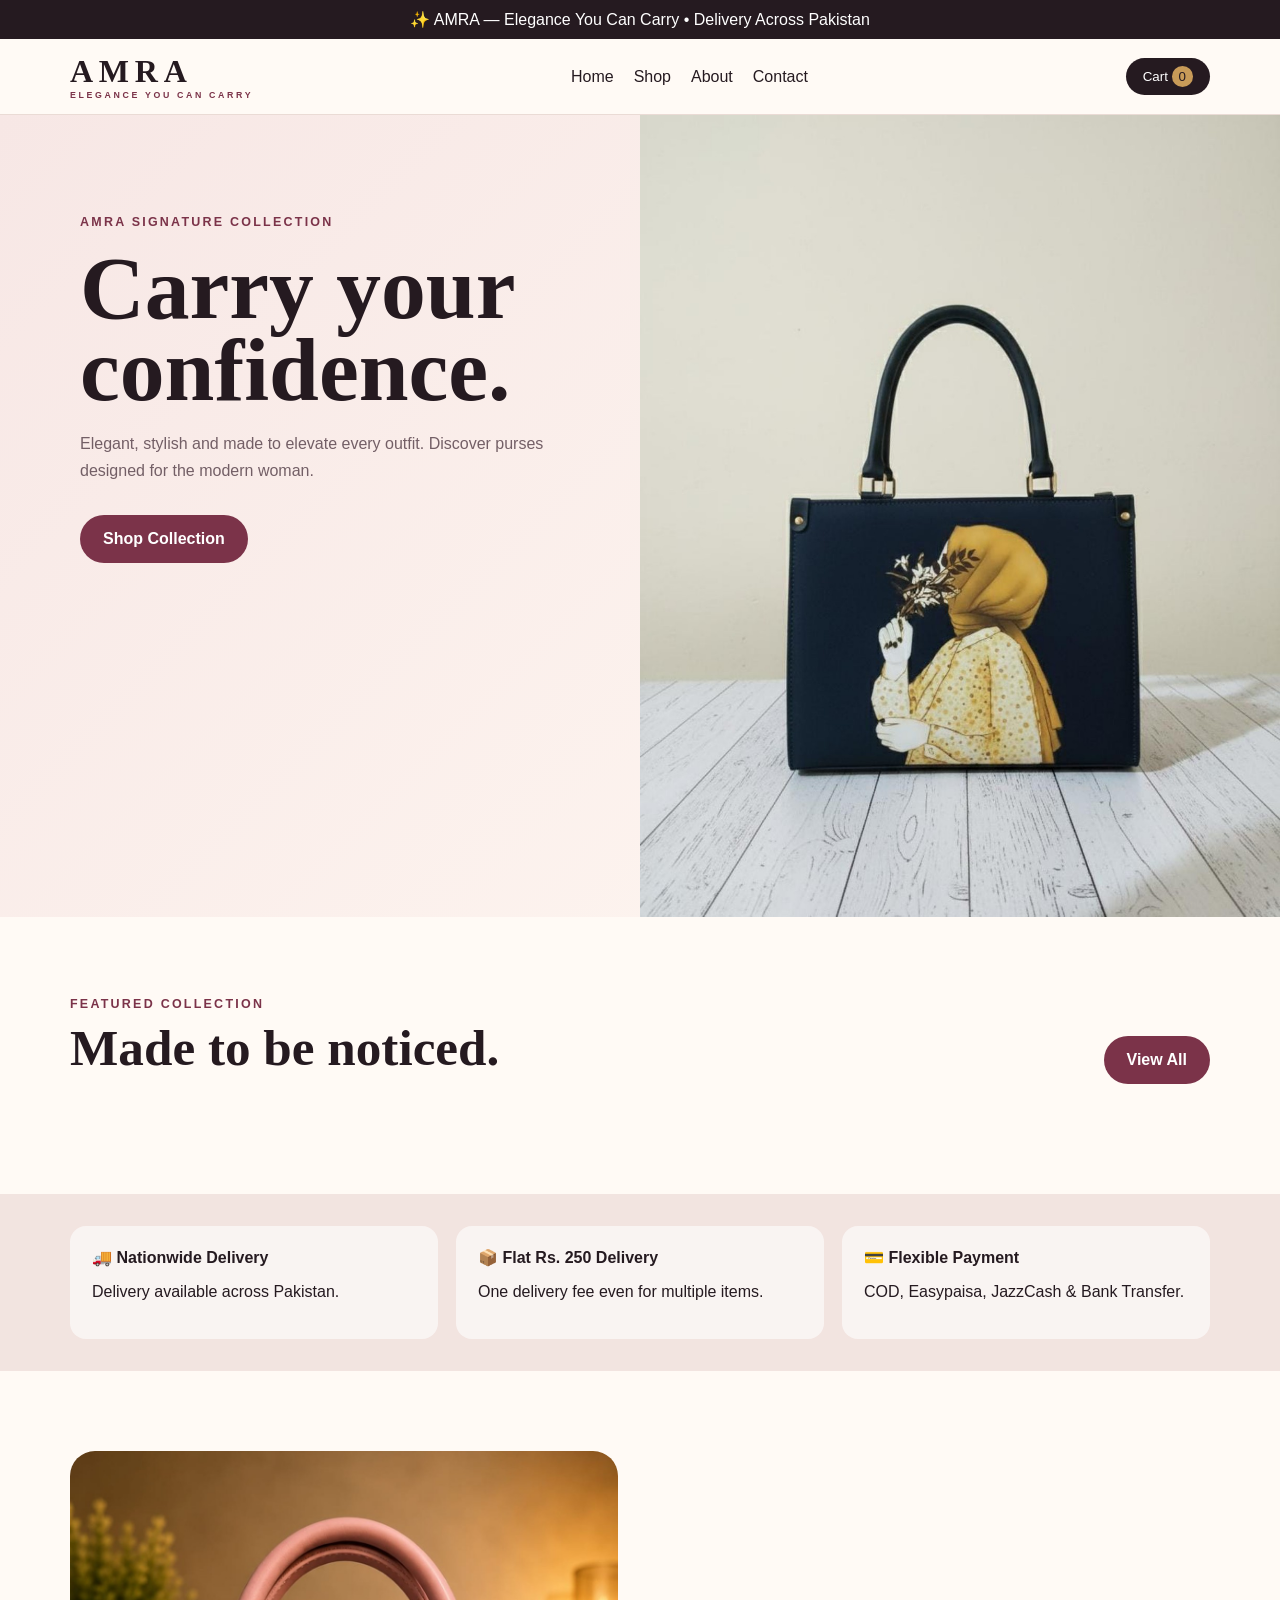
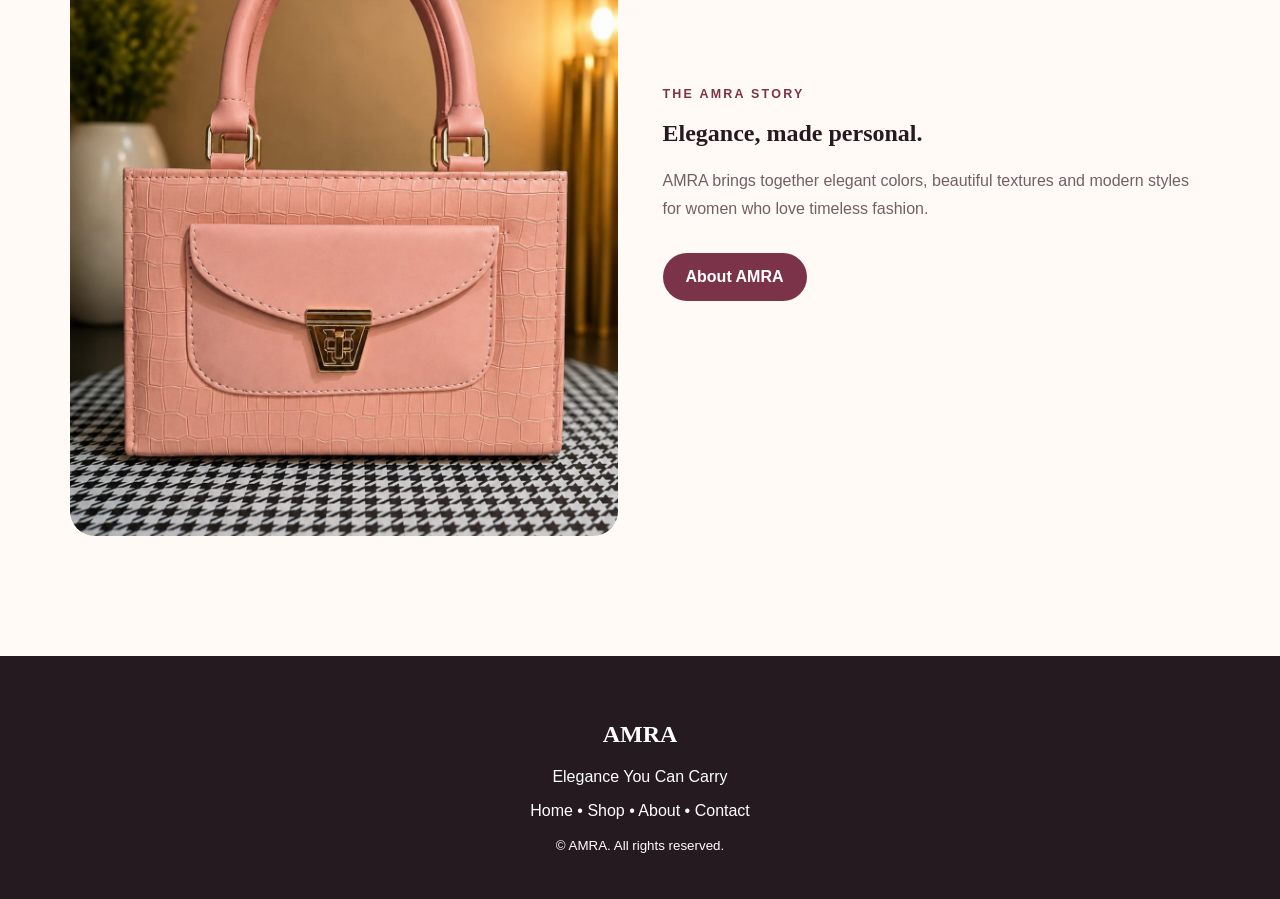
<file: index.html>
<!doctype html><html><head><meta charset="utf-8"><meta name="viewport" content="width=device-width,initial-scale=1"><title>AMRA | Elegance You Can Carry</title><link rel="stylesheet" href="style.css"></head><body><div class="topbar">✨ AMRA — Elegance You Can Carry • Delivery Across Pakistan</div><nav class="nav"><div class="nav-in"><a class="brand" href="index.html">AMRA<small>ELEGANCE YOU CAN CARRY</small></a><div class="links"><a href="index.html">Home</a><a href="shop.html">Shop</a><a href="about.html">About</a><a href="contact.html">Contact</a></div><button class="cart" onclick="openCart()">Cart <span class="badge">0</span></button></div></nav><div id="overlay" class="overlay" onclick="closeCart()"></div><aside id="drawer" class="drawer"><div class="dhead"><h2>Your Cart</h2><button class="close" onclick="closeCart()">×</button></div><div id="items" class="items"></div><div class="foot"><div><span>Subtotal</span><b id="sub">Rs. 0</b></div><div><span>Delivery</span><b id="del">Rs. 0</b></div><div><b>Total</b><b id="total">Rs. 0</b></div><button class="order" onclick="order()">Place Order</button></div></aside><div id="modal" class="modal"><div class="modalbox"><button class="close" style="float:right" onclick="closeModal()">×</button><h2>Place Your Order</h2><p class="muted">Your order is sent directly to AMRA for confirmation.</p><form id="form" action="https://formsubmit.co/ajax/raathafzaal@gmail.com" method="POST"><input type="hidden" name="_subject" value="New AMRA Website Order"><input type="hidden" name="_captcha" value="false"><input type="hidden" id="details" name="Order Details"><input type="hidden" id="ototal" name="Order Total"><div class="form"><input required name="Customer Name" placeholder="Full name"><input required name="Phone Number" placeholder="Phone number"><textarea class="full" required name="Delivery Address" placeholder="Complete delivery address"></textarea><input required name="City" placeholder="City"><select required name="Payment Method"><option value="">Payment method</option><option>Cash on Delivery</option><option>Easypaisa</option><option>JazzCash</option><option>Bank Transfer</option></select></div><button class="order" type="submit">Send Order</button></form></div></div><div id="toast" class="toast"></div><section class="hero"><div class="copy"><div class="ey">AMRA Signature Collection</div><h1>Carry your<br>confidence.</h1><p>Elegant, stylish and made to elevate every outfit. Discover purses designed for the modern woman.</p><a class="btn" href="shop.html">Shop Collection</a></div><img src="golden-girl-art-tote.jpg"></section><section class="section"><div class="container"><div class="head"><div><div class="ey">Featured Collection</div><h2>Made to be noticed.</h2></div><a class="btn" href="shop.html">View All</a></div><div id="featured" class="grid"></div></div></section><section class="features"><div class="features-in"><div class="feature"><b>🚚 Nationwide Delivery</b><p>Delivery available across Pakistan.</p></div><div class="feature"><b>📦 Flat Rs. 250 Delivery</b><p>One delivery fee even for multiple items.</p></div><div class="feature"><b>💳 Flexible Payment</b><p>COD, Easypaisa, JazzCash & Bank Transfer.</p></div></div></section><section class="section"><div class="container story"><img src="blush-croc-handbag.jpg"><div><div class="ey">The AMRA Story</div><h2>Elegance, made personal.</h2><p class="muted">AMRA brings together elegant colors, beautiful textures and modern styles for women who love timeless fashion.</p><a class="btn" href="about.html">About AMRA</a></div></div></section><script>document.addEventListener('DOMContentLoaded',()=>products('featured',4))</script><footer><h2>AMRA</h2><p>Elegance You Can Carry</p><p><a href="index.html">Home</a> • <a href="shop.html">Shop</a> • <a href="about.html">About</a> • <a href="contact.html">Contact</a></p><small>© AMRA. All rights reserved.</small></footer><script src="script.js"></script></body></html>
</file>
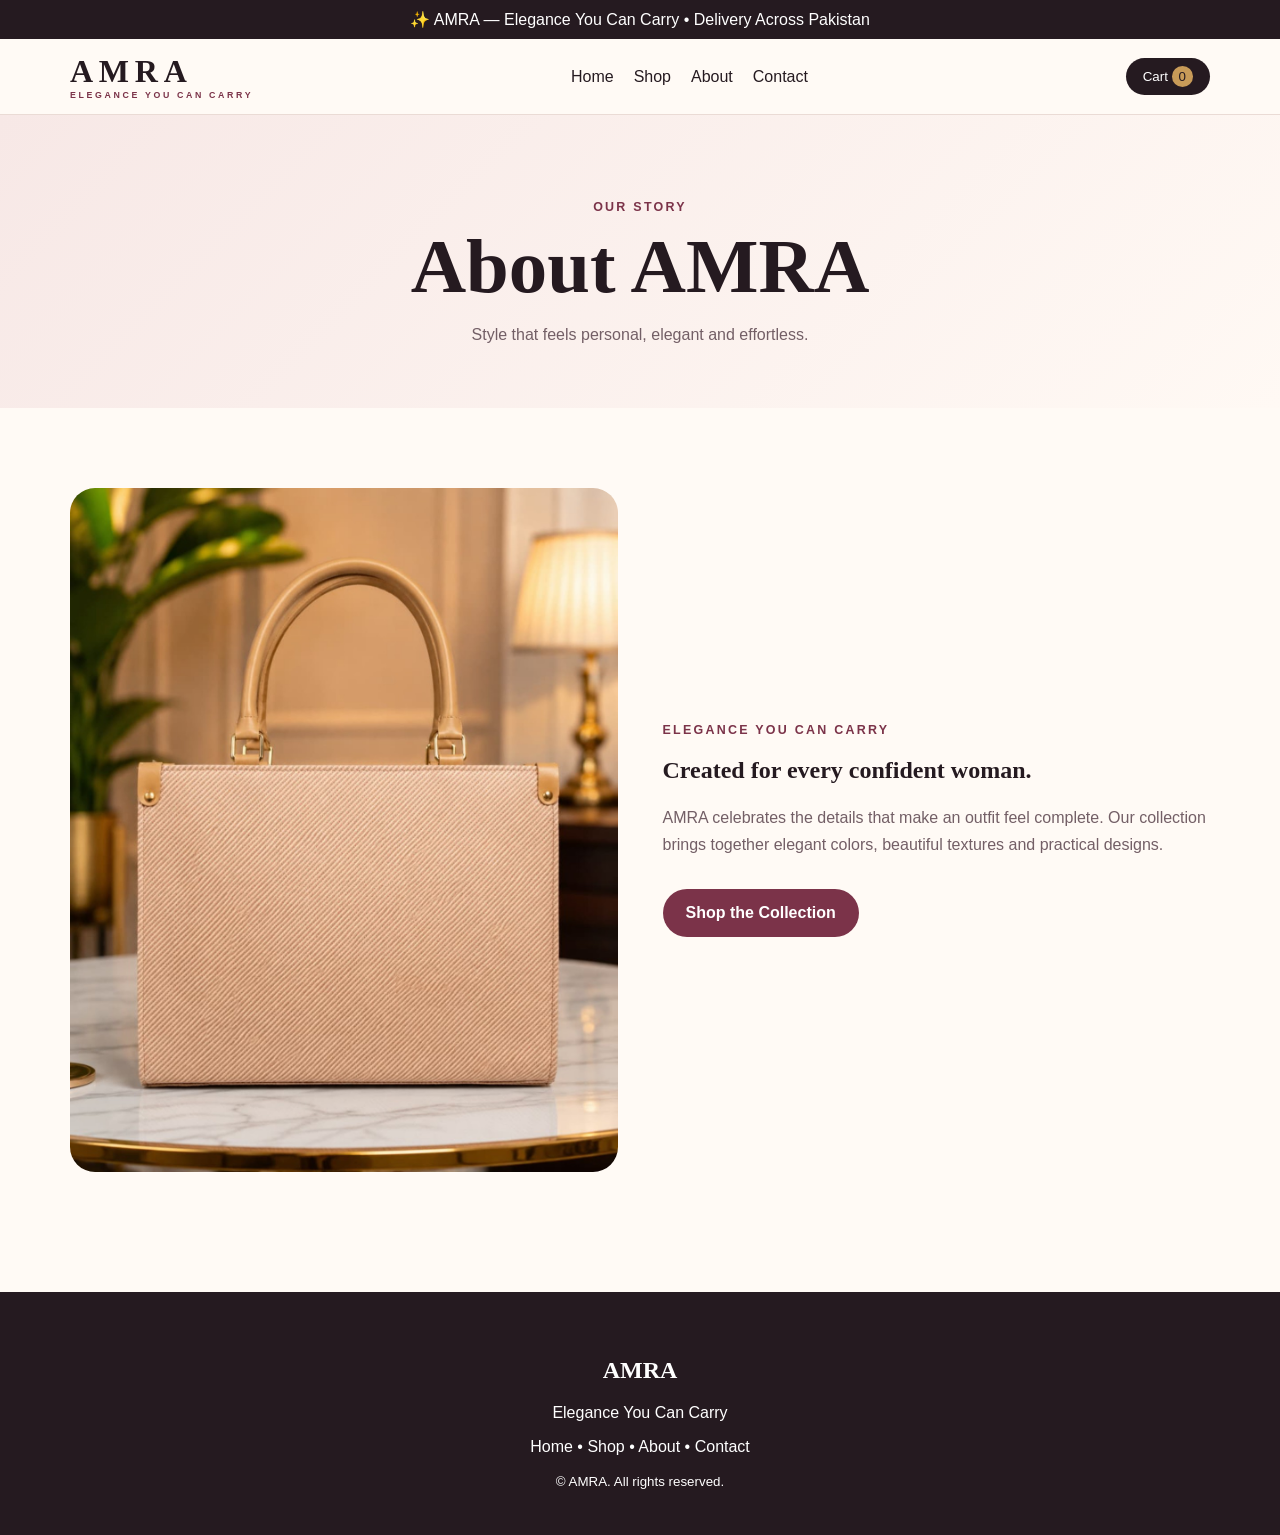
<file: about.html>
<!doctype html><html><head><meta charset="utf-8"><meta name="viewport" content="width=device-width,initial-scale=1"><title>About | AMRA</title><link rel="stylesheet" href="style.css"></head><body><div class="topbar">✨ AMRA — Elegance You Can Carry • Delivery Across Pakistan</div><nav class="nav"><div class="nav-in"><a class="brand" href="index.html">AMRA<small>ELEGANCE YOU CAN CARRY</small></a><div class="links"><a href="index.html">Home</a><a href="shop.html">Shop</a><a href="about.html">About</a><a href="contact.html">Contact</a></div><button class="cart" onclick="openCart()">Cart <span class="badge">0</span></button></div></nav><div id="overlay" class="overlay" onclick="closeCart()"></div><aside id="drawer" class="drawer"><div class="dhead"><h2>Your Cart</h2><button class="close" onclick="closeCart()">×</button></div><div id="items" class="items"></div><div class="foot"><div><span>Subtotal</span><b id="sub">Rs. 0</b></div><div><span>Delivery</span><b id="del">Rs. 0</b></div><div><b>Total</b><b id="total">Rs. 0</b></div><button class="order" onclick="order()">Place Order</button></div></aside><div id="modal" class="modal"><div class="modalbox"><button class="close" style="float:right" onclick="closeModal()">×</button><h2>Place Your Order</h2><p class="muted">Your order is sent directly to AMRA for confirmation.</p><form id="form" action="https://formsubmit.co/ajax/raathafzaal@gmail.com" method="POST"><input type="hidden" name="_subject" value="New AMRA Website Order"><input type="hidden" name="_captcha" value="false"><input type="hidden" id="details" name="Order Details"><input type="hidden" id="ototal" name="Order Total"><div class="form"><input required name="Customer Name" placeholder="Full name"><input required name="Phone Number" placeholder="Phone number"><textarea class="full" required name="Delivery Address" placeholder="Complete delivery address"></textarea><input required name="City" placeholder="City"><select required name="Payment Method"><option value="">Payment method</option><option>Cash on Delivery</option><option>Easypaisa</option><option>JazzCash</option><option>Bank Transfer</option></select></div><button class="order" type="submit">Send Order</button></form></div></div><div id="toast" class="toast"></div><section class="page"><div class="ey">Our Story</div><h1>About AMRA</h1><p>Style that feels personal, elegant and effortless.</p></section><section class="section"><div class="container story"><img src="nude-elegance-tote.jpg"><div><div class="ey">Elegance You Can Carry</div><h2>Created for every confident woman.</h2><p class="muted">AMRA celebrates the details that make an outfit feel complete. Our collection brings together elegant colors, beautiful textures and practical designs.</p><a class="btn" href="shop.html">Shop the Collection</a></div></div></section><footer><h2>AMRA</h2><p>Elegance You Can Carry</p><p><a href="index.html">Home</a> • <a href="shop.html">Shop</a> • <a href="about.html">About</a> • <a href="contact.html">Contact</a></p><small>© AMRA. All rights reserved.</small></footer><script src="script.js"></script></body></html>
</file>
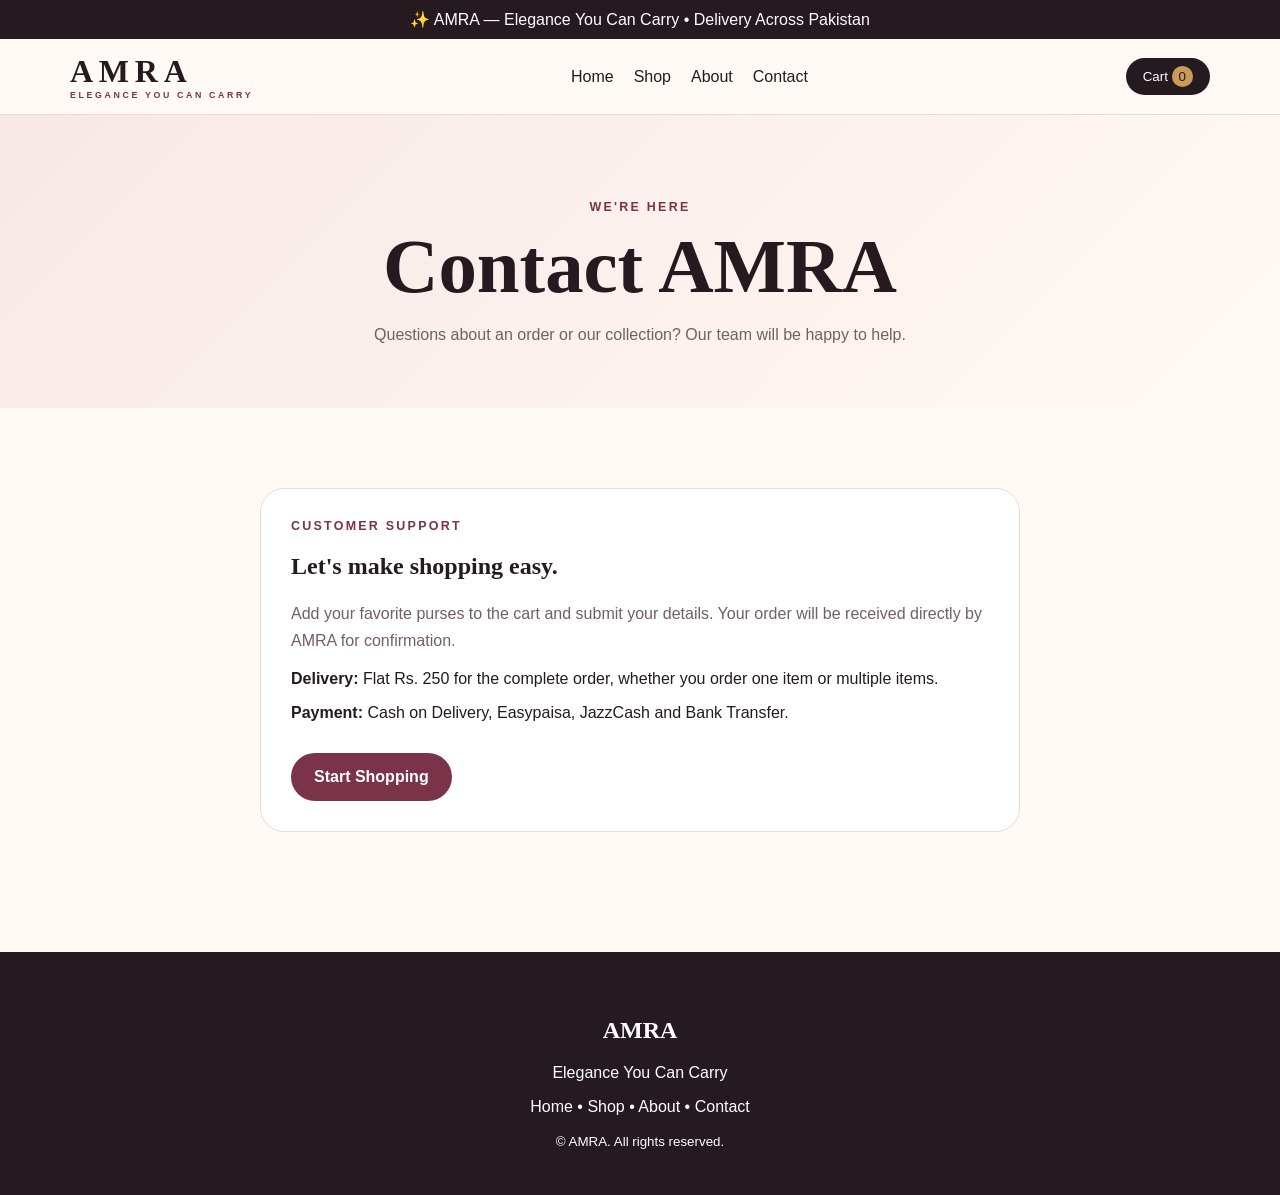
<file: contact.html>
<!doctype html><html><head><meta charset="utf-8"><meta name="viewport" content="width=device-width,initial-scale=1"><title>Contact | AMRA</title><link rel="stylesheet" href="style.css"></head><body><div class="topbar">✨ AMRA — Elegance You Can Carry • Delivery Across Pakistan</div><nav class="nav"><div class="nav-in"><a class="brand" href="index.html">AMRA<small>ELEGANCE YOU CAN CARRY</small></a><div class="links"><a href="index.html">Home</a><a href="shop.html">Shop</a><a href="about.html">About</a><a href="contact.html">Contact</a></div><button class="cart" onclick="openCart()">Cart <span class="badge">0</span></button></div></nav><div id="overlay" class="overlay" onclick="closeCart()"></div><aside id="drawer" class="drawer"><div class="dhead"><h2>Your Cart</h2><button class="close" onclick="closeCart()">×</button></div><div id="items" class="items"></div><div class="foot"><div><span>Subtotal</span><b id="sub">Rs. 0</b></div><div><span>Delivery</span><b id="del">Rs. 0</b></div><div><b>Total</b><b id="total">Rs. 0</b></div><button class="order" onclick="order()">Place Order</button></div></aside><div id="modal" class="modal"><div class="modalbox"><button class="close" style="float:right" onclick="closeModal()">×</button><h2>Place Your Order</h2><p class="muted">Your order is sent directly to AMRA for confirmation.</p><form id="form" action="https://formsubmit.co/ajax/raathafzaal@gmail.com" method="POST"><input type="hidden" name="_subject" value="New AMRA Website Order"><input type="hidden" name="_captcha" value="false"><input type="hidden" id="details" name="Order Details"><input type="hidden" id="ototal" name="Order Total"><div class="form"><input required name="Customer Name" placeholder="Full name"><input required name="Phone Number" placeholder="Phone number"><textarea class="full" required name="Delivery Address" placeholder="Complete delivery address"></textarea><input required name="City" placeholder="City"><select required name="Payment Method"><option value="">Payment method</option><option>Cash on Delivery</option><option>Easypaisa</option><option>JazzCash</option><option>Bank Transfer</option></select></div><button class="order" type="submit">Send Order</button></form></div></div><div id="toast" class="toast"></div><section class="page"><div class="ey">We're Here</div><h1>Contact AMRA</h1><p>Questions about an order or our collection? Our team will be happy to help.</p></section><section class="section"><div class="container"><div class="card"><div class="ey">Customer Support</div><h2>Let's make shopping easy.</h2><p class="muted">Add your favorite purses to the cart and submit your details. Your order will be received directly by AMRA for confirmation.</p><p><b>Delivery:</b> Flat Rs. 250 for the complete order, whether you order one item or multiple items.</p><p><b>Payment:</b> Cash on Delivery, Easypaisa, JazzCash and Bank Transfer.</p><a class="btn" href="shop.html">Start Shopping</a></div></div></section><footer><h2>AMRA</h2><p>Elegance You Can Carry</p><p><a href="index.html">Home</a> • <a href="shop.html">Shop</a> • <a href="about.html">About</a> • <a href="contact.html">Contact</a></p><small>© AMRA. All rights reserved.</small></footer><script src="script.js"></script></body></html>
</file>
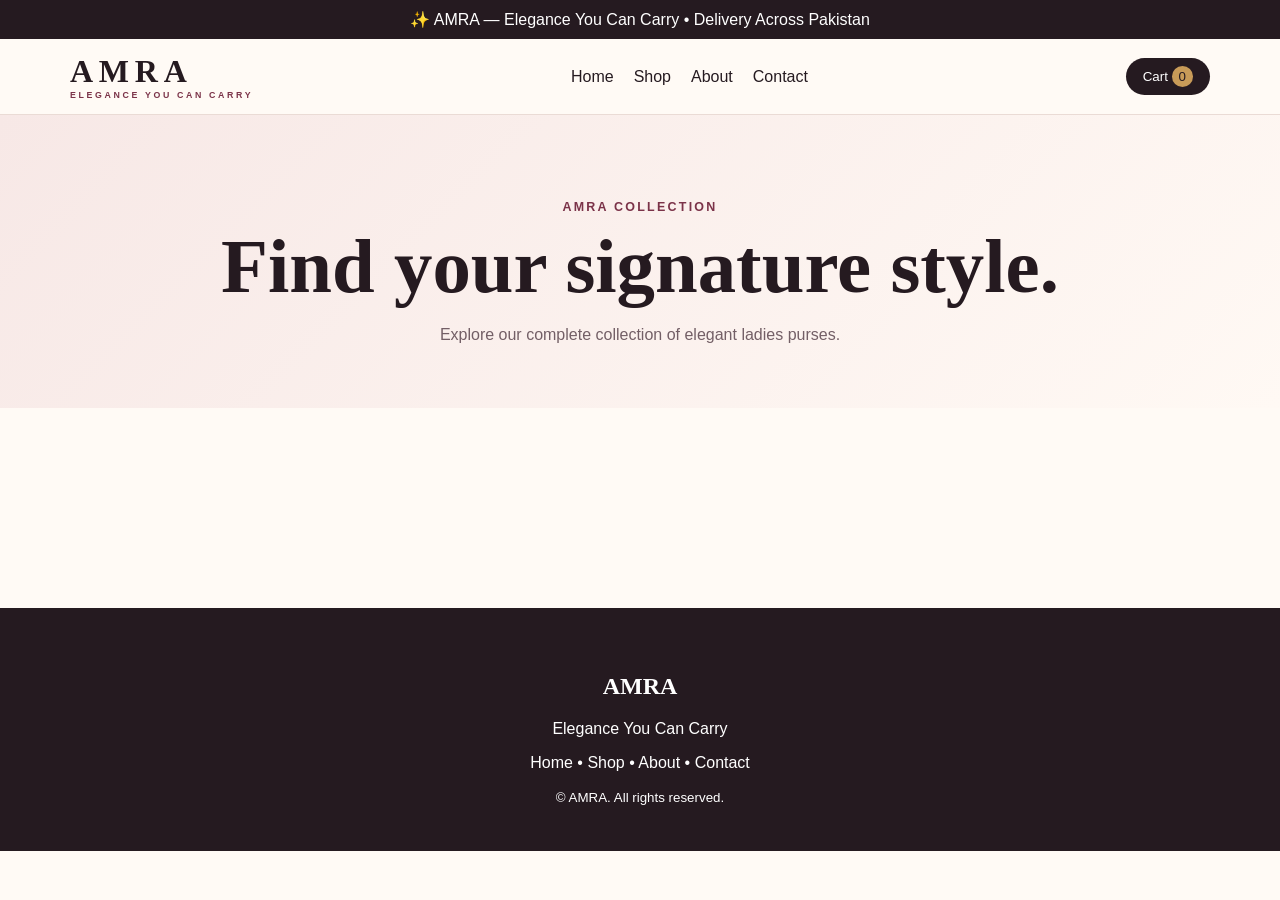
<file: shop.html>
<!doctype html><html><head><meta charset="utf-8"><meta name="viewport" content="width=device-width,initial-scale=1"><title>Shop | AMRA</title><link rel="stylesheet" href="style.css"></head><body><div class="topbar">✨ AMRA — Elegance You Can Carry • Delivery Across Pakistan</div><nav class="nav"><div class="nav-in"><a class="brand" href="index.html">AMRA<small>ELEGANCE YOU CAN CARRY</small></a><div class="links"><a href="index.html">Home</a><a href="shop.html">Shop</a><a href="about.html">About</a><a href="contact.html">Contact</a></div><button class="cart" onclick="openCart()">Cart <span class="badge">0</span></button></div></nav><div id="overlay" class="overlay" onclick="closeCart()"></div><aside id="drawer" class="drawer"><div class="dhead"><h2>Your Cart</h2><button class="close" onclick="closeCart()">×</button></div><div id="items" class="items"></div><div class="foot"><div><span>Subtotal</span><b id="sub">Rs. 0</b></div><div><span>Delivery</span><b id="del">Rs. 0</b></div><div><b>Total</b><b id="total">Rs. 0</b></div><button class="order" onclick="order()">Place Order</button></div></aside><div id="modal" class="modal"><div class="modalbox"><button class="close" style="float:right" onclick="closeModal()">×</button><h2>Place Your Order</h2><p class="muted">Your order is sent directly to AMRA for confirmation.</p><form id="form" action="https://formsubmit.co/ajax/raathafzaal@gmail.com" method="POST"><input type="hidden" name="_subject" value="New AMRA Website Order"><input type="hidden" name="_captcha" value="false"><input type="hidden" id="details" name="Order Details"><input type="hidden" id="ototal" name="Order Total"><div class="form"><input required name="Customer Name" placeholder="Full name"><input required name="Phone Number" placeholder="Phone number"><textarea class="full" required name="Delivery Address" placeholder="Complete delivery address"></textarea><input required name="City" placeholder="City"><select required name="Payment Method"><option value="">Payment method</option><option>Cash on Delivery</option><option>Easypaisa</option><option>JazzCash</option><option>Bank Transfer</option></select></div><button class="order" type="submit">Send Order</button></form></div></div><div id="toast" class="toast"></div><section class="page"><div class="ey">AMRA Collection</div><h1>Find your signature style.</h1><p>Explore our complete collection of elegant ladies purses.</p></section><section class="section"><div class="container"><div id="shop" class="grid"></div></div></section><script>document.addEventListener('DOMContentLoaded',()=>products('shop'))</script><footer><h2>AMRA</h2><p>Elegance You Can Carry</p><p><a href="index.html">Home</a> • <a href="shop.html">Shop</a> • <a href="about.html">About</a> • <a href="contact.html">Contact</a></p><small>© AMRA. All rights reserved.</small></footer><script src="script.js"></script></body></html>
</file>
<file: style.css>
*{box-sizing:border-box}html{scroll-behavior:smooth}:root{--ink:#251a20;--wine:#7b3349;--cream:#fffaf5;--line:#eadbd5;--gold:#c89b58;--muted:#735f66}body{margin:0;font-family:Arial,sans-serif;background:var(--cream);color:var(--ink)}a{text-decoration:none;color:inherit}.topbar{background:var(--ink);color:white;text-align:center;padding:10px}.nav{position:sticky;top:0;background:#fffaf5f5;z-index:5;border-bottom:1px solid var(--line)}.nav-in{max-width:1180px;margin:auto;padding:14px 20px;display:flex;justify-content:space-between;align-items:center}.brand{font:700 2rem Georgia;letter-spacing:.18em}.brand small{display:block;font:600 .55rem Arial;letter-spacing:.3em;text-align:center;color:var(--wine)}.links{display:flex;gap:20px}.links a:hover{color:var(--wine)}.cart{border:0;border-radius:30px;background:var(--ink);color:#fff;padding:11px 17px}.badge{background:var(--gold);color:#251a20;border-radius:50%;padding:3px 7px}.hero{display:grid;grid-template-columns:1fr 1fr;min-height:620px;background:linear-gradient(135deg,#f7e7e5,#fff8f2)}.copy{padding:100px max(25px,calc((100vw - 1120px)/2));padding-right:40px}.ey{color:var(--wine);font-size:.78rem;font-weight:bold;letter-spacing:.18em;text-transform:uppercase}h1,h2{font-family:Georgia,serif}h1{font-size:clamp(3.5rem,7vw,6.5rem);line-height:.92;margin:18px 0}.copy p,.muted{color:var(--muted);line-height:1.7}.hero img{width:100%;height:100%;object-fit:cover}.btn{display:inline-block;background:var(--wine);color:#fff;padding:15px 23px;border-radius:30px;font-weight:bold;margin-top:15px}.container{max-width:1180px;margin:auto;padding:0 20px}.section{padding:80px 0}.head{display:flex;justify-content:space-between;align-items:end;gap:20px;margin-bottom:30px}.head h2{font-size:clamp(2.2rem,4vw,3.5rem);margin:7px 0}.grid{display:grid;grid-template-columns:repeat(4,1fr);gap:22px}.product{background:#fff;border:1px solid var(--line);border-radius:20px;overflow:hidden}.product img{width:100%;aspect-ratio:4/5;object-fit:cover}.pi{padding:15px}.pt{display:flex;justify-content:space-between;gap:8px}.price{color:var(--wine);font-weight:bold}.product button{width:100%;margin-top:12px;padding:12px;background:var(--ink);color:#fff;border:0;border-radius:10px}.features{background:#f2e4e0}.features-in{max-width:1180px;margin:auto;padding:32px 20px;display:grid;grid-template-columns:repeat(3,1fr);gap:18px}.feature{background:#fff9;padding:22px;border-radius:16px}.page{padding:85px 20px 60px;text-align:center;background:linear-gradient(135deg,#f7e8e6,#fff9f4)}.page h1{font-size:clamp(3rem,6vw,5.5rem)}.page p{color:var(--muted);max-width:620px;margin:auto;line-height:1.7}.story{display:grid;grid-template-columns:1fr 1fr;gap:45px;align-items:center}.story img{width:100%;border-radius:25px;aspect-ratio:4/5;object-fit:cover}.card{max-width:760px;margin:auto;background:#fff;padding:30px;border:1px solid var(--line);border-radius:24px}.drawer{position:fixed;right:0;top:0;width:min(430px,100%);height:100%;background:#fff;z-index:20;transform:translateX(100%);transition:.3s;display:flex;flex-direction:column}.drawer.open{transform:none}.dhead{padding:20px;display:flex;justify-content:space-between;border-bottom:1px solid var(--line)}.close{border:0;border-radius:50%;width:35px;height:35px}.items{padding:18px;overflow:auto;flex:1}.item{display:grid;grid-template-columns:70px 1fr auto;gap:10px;padding:10px 0;border-bottom:1px solid var(--line)}.item img{width:70px;height:80px;object-fit:cover;border-radius:8px}.foot{padding:18px;border-top:1px solid var(--line)}.foot div{display:flex;justify-content:space-between;margin:7px 0}.order{width:100%;padding:14px;border:0;border-radius:10px;background:var(--wine);color:#fff;font-weight:bold;margin-top:10px}.overlay{position:fixed;inset:0;background:#0008;z-index:15;display:none}.overlay.show{display:block}.modal{position:fixed;inset:0;background:#0008;display:none;place-items:center;padding:15px;z-index:30}.modal.show{display:grid}.modalbox{background:#fff;border-radius:22px;padding:25px;width:min(600px,100%);max-height:90vh;overflow:auto}.form{display:grid;grid-template-columns:1fr 1fr;gap:12px}.form input,.form textarea,.form select{width:100%;padding:12px;border:1px solid var(--line);border-radius:10px}.full{grid-column:1/-1}.toast{position:fixed;bottom:20px;left:50%;transform:translateX(-50%);background:var(--ink);color:#fff;padding:12px 18px;border-radius:30px;display:none;z-index:50}.toast.show{display:block}footer{background:var(--ink);color:#fff;padding:45px 20px;text-align:center;margin-top:40px}@media(max-width:900px){.hero,.story{grid-template-columns:1fr}.copy{padding:70px 25px}.grid{grid-template-columns:repeat(2,1fr)}.links{display:none}}@media(max-width:550px){.grid,.features-in,.form{grid-template-columns:1fr}.full{grid-column:auto}.nav-in{padding:12px}.brand{font-size:1.6rem}.section{padding:60px 0}}
.product .buy-now {
  width: 100%;
  margin-top: 12px;
  padding: 12px;
  background: var(--wine);
  color: #fff;
  border: 0;
  border-radius: 10px;
  font-weight: bold;
  cursor: pointer;
}

.product .add-cart {
  width: 100%;
  margin-top: 9px;
  padding: 12px;
  background: var(--ink);
  color: #fff;
  border: 0;
  border-radius: 10px;
  font-weight: bold;
  cursor: pointer;
}
</file>
